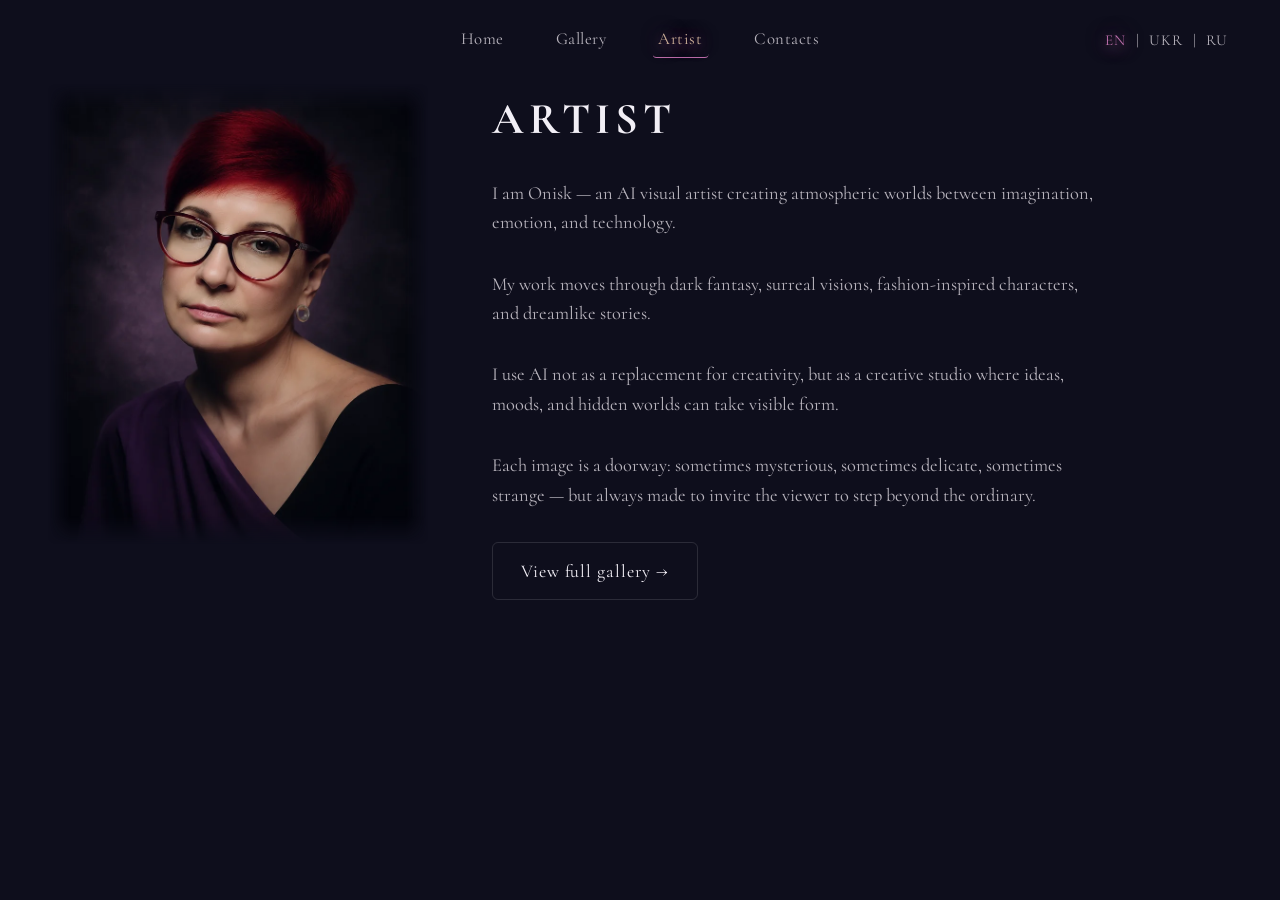
<file: artist.html>
<!DOCTYPE html>
<html lang="ru">
<head>
<meta charset="UTF-8" />
<meta name="viewport" content="width=device-width, initial-scale=1.0" />
<title>Onisk — Artist</title>
<link rel="stylesheet" href="style.css?v=53" />
</head>
<body>

<header class="site-header">
  <div class="logo"><img src="images/hero/logo-onisk.webp" alt="Onisk" class="logo-img" /></div>
  <nav class="main-nav">
    <a href="index.html" data-i18n="nav.home">Home</a>
    <a href="gallery.html" data-i18n="nav.gallery">Gallery</a>
    <a href="artist.html" class="active" data-i18n="nav.artist">Artist</a>
    <a href="index.html#contacts" data-i18n="nav.contacts">Contacts</a>
  </nav>
  <div class="lang-switch">
    <button data-lang="en" class="active">EN</button> <span>|</span>
    <button data-lang="uk">UKR</button> <span>|</span>
    <button data-lang="ru">RU</button>
  </div>
  <button class="burger" id="burger-btn" aria-label="Menu">
    <span></span><span></span><span></span>
  </button>
</header>

<nav class="mobile-menu" id="mobile-menu">
  <a href="index.html" data-i18n="nav.home">Home</a>
  <a href="gallery.html" data-i18n="nav.gallery">Gallery</a>
  <a href="artist.html" data-i18n="nav.artist">Artist</a>
  <a href="index.html#contacts" data-i18n="nav.contacts">Contacts</a>
  <div class="mobile-lang">
    <button data-lang="en" class="active">EN</button>
    <button data-lang="uk">UKR</button>
    <button data-lang="ru">RU</button>
  </div>
</nav>

<section class="artist-full">
  <div class="artist-photo">
    <img src="images/artist/oksana-portrait.webp" alt="Oksana — Onisk" />
  </div>
  <div class="artist-bio">
    <h1 data-i18n="artist.title">Artist</h1>
    <p data-i18n="artist.bioLong.p1">I am Onisk — an AI visual artist creating atmospheric worlds between imagination, emotion, and technology.</p>
    <p data-i18n="artist.bioLong.p2">My work moves through dark fantasy, surreal visions, fashion-inspired characters, and dreamlike stories.</p>
    <p data-i18n="artist.bioLong.p3">I use AI not as a replacement for creativity, but as a creative studio where ideas, moods, and hidden worlds can take visible form.</p>
    <p data-i18n="artist.bioLong.p4">Each image is a doorway: sometimes mysterious, sometimes delicate, sometimes strange — but always made to invite the viewer to step beyond the ordinary.</p>
    <a class="btn" href="gallery.html" data-i18n="gallery.viewAll">View full gallery →</a>
  </div>
</section>

<script src="i18n/i18n.js"></script>
<script>
document.addEventListener('DOMContentLoaded', () => {
  let currentLang = 'en';
  function t(key) { return (I18N[currentLang] && I18N[currentLang][key]) || key; }
  function applyLanguage(lang) {
    currentLang = lang;
    document.querySelectorAll('[data-i18n]').forEach(el => {
      const translated = t(el.getAttribute('data-i18n'));
      if (translated) el.textContent = translated;
    });
    document.querySelectorAll('.lang-switch button, .mobile-lang button').forEach(btn => {
      btn.classList.toggle('active', btn.dataset.lang === lang);
    });
  }
  document.querySelectorAll('.lang-switch button, .mobile-lang button').forEach(btn => {
    btn.addEventListener('click', () => applyLanguage(btn.dataset.lang));
  });
  // Делегирование на document — тот же надёжный способ, что и на Главной
  // странице: сработает даже если кнопка перекрывается или перерисовывается.
  document.addEventListener('click', (e) => {
    const btn = e.target.closest('#burger-btn');
    if (btn) document.body.classList.toggle('menu-open');
  });
});
</script>
<script src="sparkle-cursor.js"></script>
</body>
</html>
</file>
<file: style.css>
@import url('https://fonts.googleapis.com/css2?family=Cormorant+Garamond:ital,wght@0,300;0,400;0,500;1,400&family=Cormorant:wght@300;400&display=swap');

:root {
  --bg: #0e0e1c;
  --bg-panel: #16142a;
  --text-primary: #f2eff6;
  --text-secondary: #b8b4bd;
  --accent-pink: #bc6eaa;
  --accent-warm: #ccaf98;
  --border: rgba(255,255,255,0.12);
  --glow: 0 10px 24px -6px rgba(188,110,170,0.65), 0 4px 10px -2px rgba(188,110,170,0.4);
  --font-display: 'Cormorant Garamond', serif;
  --font-body: 'Cormorant', serif;
}

* { box-sizing: border-box; }

body {
  margin: 0;
  background: var(--bg);
  color: var(--text-primary);
  font-family: var(--font-body);
  font-size: 18px;
  line-height: 1.6;
  overflow-x: hidden;
  position: relative;
  overscroll-behavior-y: none;
}

html {
  overscroll-behavior-y: none;
}

body.body-dark-art {
  background: #0e1c2a;
}

body.body-dark-art::before {
  content: '';
  position: fixed;
  inset: 0;
  z-index: -1;
  pointer-events: none;
  background:
    radial-gradient(ellipse 55% 45% at 20% 8%, rgba(16,32,51,0.55), transparent 65%),
    radial-gradient(ellipse 65% 50% at 85% 20%, rgba(11,22,34,0.6), transparent 70%),
    radial-gradient(ellipse 70% 55% at 50% 55%, rgba(16,32,51,0.4), transparent 70%),
    radial-gradient(ellipse 80% 60% at 50% 95%, rgba(3,7,11,0.65), transparent 70%),
    #07111a;
}

body.body-dark-art .hero {
  background: transparent;
}

body.body-dark-art .hero::before {
  background:
    radial-gradient(ellipse 60% 50% at 50% 0%, rgba(16,32,51,0.15), transparent 70%);
}

body.body-fantasy {
  background: #161f1d;
}

body.body-fantasy::before {
  content: '';
  position: fixed;
  inset: 0;
  z-index: -1;
  pointer-events: none;
  background:
    radial-gradient(ellipse 55% 50% at 15% 30%, rgba(143,62,45,0.30), transparent 65%),
    radial-gradient(ellipse 60% 55% at 85% 35%, rgba(111,132,148,0.22), transparent 70%),
    radial-gradient(ellipse 70% 55% at 50% 65%, rgba(32,43,36,0.5), transparent 70%),
    radial-gradient(ellipse 80% 60% at 50% 95%, rgba(21,28,24,0.6), transparent 70%),
    #0c1110;
}

body.body-fantasy .hero {
  background: transparent;
}

body.body-fantasy .hero::before {
  background:
    radial-gradient(ellipse 55% 45% at 12% 15%, rgba(143,62,45,0.18), transparent 65%),
    radial-gradient(ellipse 60% 50% at 88% 20%, rgba(111,132,148,0.15), transparent 70%);
}

body.body-surreal {
  background: #0c1e26;
}

body.body-surreal::before {
  content: '';
  position: fixed;
  inset: 0;
  z-index: -1;
  pointer-events: none;
  background:
    radial-gradient(ellipse 55% 50% at 15% 25%, rgba(29,67,82,0.45), transparent 65%),
    radial-gradient(ellipse 60% 55% at 85% 30%, rgba(18,49,58,0.4), transparent 70%),
    radial-gradient(ellipse 70% 55% at 50% 100%, rgba(179,122,88,0.16), transparent 70%),
    radial-gradient(ellipse 80% 60% at 50% 70%, rgba(11,30,36,0.6), transparent 70%),
    #061116;
}

body.body-surreal .hero {
  background: transparent;
}

body.body-surreal .hero::before {
  background:
    radial-gradient(ellipse 55% 45% at 12% 15%, rgba(29,67,82,0.28), transparent 65%),
    radial-gradient(ellipse 60% 50% at 88% 20%, rgba(18,49,58,0.22), transparent 70%);
}

body.body-cartoon {
  background: #14192a;
}

body.body-cartoon::before {
  content: '';
  position: fixed;
  inset: 0;
  z-index: -1;
  pointer-events: none;
  background:
    radial-gradient(ellipse 55% 50% at 15% 30%, rgba(193,74,154,0.30), transparent 65%),
    radial-gradient(ellipse 60% 55% at 85% 35%, rgba(27,166,166,0.22), transparent 70%),
    radial-gradient(ellipse 70% 55% at 50% 65%, rgba(42,31,74,0.5), transparent 70%),
    radial-gradient(ellipse 80% 60% at 50% 95%, rgba(21,25,54,0.6), transparent 70%),
    #0a0d1a;
}

body.body-cartoon .hero {
  background: transparent;
}

body.body-cartoon .hero::before {
  background:
    radial-gradient(ellipse 55% 45% at 12% 15%, rgba(227,93,178,0.22), transparent 65%),
    radial-gradient(ellipse 60% 50% at 88% 20%, rgba(97,214,208,0.18), transparent 70%);
}

body.body-fashion {
  background: #14181a;
}

body.body-fashion::before {
  content: '';
  position: fixed;
  inset: 0;
  z-index: -1;
  pointer-events: none;
  background:
    radial-gradient(ellipse 55% 50% at 18% 30%, rgba(16,32,33,0.35), transparent 65%),
    radial-gradient(ellipse 55% 50% at 82% 32%, rgba(26,15,24,0.3), transparent 65%),
    radial-gradient(ellipse 70% 55% at 50% 100%, rgba(126,82,104,0.10), transparent 70%),
    #0a0d0e;
}

body.body-fashion .hero {
  background: transparent;
}

body.body-fashion .hero::before {
  background:
    radial-gradient(ellipse 55% 55% at 15% 25%, rgba(16,32,33,0.15), transparent 65%),
    radial-gradient(ellipse 55% 55% at 85% 28%, rgba(180,150,160,0.16), transparent 68%),
    linear-gradient(to bottom, transparent 0%, rgba(5,7,8,0.35) 48%, rgba(5,7,8,0.4) 52%, transparent 100%);
}

.hero-plum-tint {
  filter: saturate(0.95) hue-rotate(-5deg) brightness(1) contrast(1.05);
  opacity: 0.95;
  transform: scale(0.9) translateX(-9%);
  transform-origin: center center;
  mask-image: radial-gradient(ellipse 78% 82% at 40% 38%, black 55%, transparent 92%);
  -webkit-mask-image: radial-gradient(ellipse 78% 82% at 40% 38%, black 55%, transparent 92%);
}

.hero-top-fade-left {
  display: none;
  position: absolute;
  top: 0;
  left: 0;
  width: 46%;
  height: 320px;
  z-index: 2;
  pointer-events: none;
}

body.body-fashion .hero-top-fade-left {
  display: block;
  background: linear-gradient(to bottom, #0a0d0e 0%, rgba(10,13,14,0.92) 25%, rgba(10,13,14,0.6) 50%, rgba(10,13,14,0.25) 75%, transparent 100%);
  mask-image: linear-gradient(to right, black 0%, black 78%, transparent 100%);
  -webkit-mask-image: linear-gradient(to right, black 0%, black 78%, transparent 100%);
}

.hero-botanical-tint {
  filter: saturate(0.72) brightness(0.94) contrast(1.05);
  opacity: 0.88;
  mask-image: radial-gradient(ellipse 75% 82% at 55% 35%, black 50%, transparent 92%);
  -webkit-mask-image: radial-gradient(ellipse 75% 82% at 55% 35%, black 50%, transparent 92%);
}

.hero-bg-portrait.hero-fade-all {
  mask-image:
    linear-gradient(to right, transparent 0%, black 4%, black 15%, rgba(0,0,0,0.85) 40%, rgba(0,0,0,0.35) 70%, transparent 100%),
    linear-gradient(to bottom, transparent 0%, black 8%, black 55%, transparent 100%);
  mask-composite: intersect;
  -webkit-mask-image:
    linear-gradient(to right, transparent 0%, black 4%, black 15%, rgba(0,0,0,0.85) 40%, rgba(0,0,0,0.35) 70%, transparent 100%),
    linear-gradient(to bottom, transparent 0%, black 8%, black 55%, transparent 100%);
  -webkit-mask-composite: source-in;
}

.hero-bg-cat.hero-fade-all {
  mask-image:
    linear-gradient(to left, transparent 0%, black 4%, black 15%, rgba(0,0,0,0.85) 40%, rgba(0,0,0,0.35) 70%, transparent 100%),
    linear-gradient(to bottom, transparent 0%, black 8%, black 55%, transparent 100%);
  mask-composite: intersect;
  -webkit-mask-image:
    linear-gradient(to left, transparent 0%, black 4%, black 15%, rgba(0,0,0,0.85) 40%, rgba(0,0,0,0.35) 70%, transparent 100%),
    linear-gradient(to bottom, transparent 0%, black 8%, black 55%, transparent 100%);
  -webkit-mask-composite: source-in;
}

a { color: inherit; }

.mobile-menu {
  display: none;
}

.hero {
  position: relative;
  min-height: 100vh;
  overflow: hidden;
  background: var(--bg);
}

.hero::before {
  content: '';
  position: absolute;
  inset: 0;
  z-index: 1;
  pointer-events: none;
  background:
    radial-gradient(ellipse 60% 50% at 50% 0%, rgba(188,110,170,0.10), transparent 70%),
    radial-gradient(ellipse 80% 60% at 50% 100%, rgba(6,6,15,0.55), transparent 70%),
    linear-gradient(to bottom, rgba(6,6,15,0.35) 0%, transparent 15%, transparent 80%, rgba(6,6,15,0.5) 100%);
}

.hero-bg-portrait {
  position: absolute;
  left: 0;
  top: 0;
  height: 100vh;
  width: 40%;
  object-fit: cover;
  object-position: right center;
  mask-image:
    linear-gradient(to right, transparent 0%, black 4%, black 15%, rgba(0,0,0,0.85) 38%, rgba(0,0,0,0.3) 62%, rgba(0,0,0,0.08) 85%, transparent 100%),
    linear-gradient(to bottom, black 0%, black 55%, transparent 100%);
  mask-composite: intersect;
  -webkit-mask-image:
    linear-gradient(to right, transparent 0%, black 4%, black 15%, rgba(0,0,0,0.85) 38%, rgba(0,0,0,0.3) 62%, rgba(0,0,0,0.08) 85%, transparent 100%),
    linear-gradient(to bottom, black 0%, black 55%, transparent 100%);
  -webkit-mask-composite: source-in;
  opacity: 0.9;
}
.hero-glass-fit {
  object-position: 15% 20%;
  mask-image:
    linear-gradient(to right, transparent 0%, black 6%, black 25%, rgba(0,0,0,0.55) 55%, rgba(0,0,0,0.2) 80%, transparent 100%),
    linear-gradient(to bottom, black 0%, black 82%, transparent 100%);
  mask-composite: intersect;
  -webkit-mask-image:
    linear-gradient(to right, transparent 0%, black 6%, black 25%, rgba(0,0,0,0.55) 55%, rgba(0,0,0,0.2) 80%, transparent 100%),
    linear-gradient(to bottom, black 0%, black 82%, transparent 100%);
  -webkit-mask-composite: source-in;
}
.hero-bg-cat {
  position: absolute;
  right: 0;
  top: 0;
  height: 100%;
  width: 43%;
  object-fit: cover;
  object-position: left top;
  mask-image:
    linear-gradient(to left, transparent 0%, black 4%, black 15%, rgba(0,0,0,0.85) 38%, rgba(0,0,0,0.3) 62%, rgba(0,0,0,0.08) 85%, transparent 100%),
    linear-gradient(to bottom, black 0%, black 55%, transparent 100%);
  mask-composite: intersect;
  -webkit-mask-image:
    linear-gradient(to left, transparent 0%, black 4%, black 15%, rgba(0,0,0,0.85) 38%, rgba(0,0,0,0.3) 62%, rgba(0,0,0,0.08) 85%, transparent 100%),
    linear-gradient(to bottom, black 0%, black 55%, transparent 100%);
  -webkit-mask-composite: source-in;
  opacity: 0.9;
}

.hero-cat-tint {
  filter: saturate(0.82) brightness(0.8) hue-rotate(-6deg) contrast(1.05);
}

.hero-scale-down {
  object-fit: contain;
  object-position: center top;
  transform: scale(0.62) translateY(-8%);
  transform-origin: center top;
  mask-image:
    linear-gradient(to left, transparent 0%, black 4%, black 15%, rgba(0,0,0,0.85) 45%, rgba(0,0,0,0.55) 75%, transparent 100%),
    linear-gradient(to bottom, black 0%, black 85%, transparent 100%);
  mask-composite: intersect;
  -webkit-mask-image:
    linear-gradient(to left, transparent 0%, black 4%, black 15%, rgba(0,0,0,0.85) 45%, rgba(0,0,0,0.55) 75%, transparent 100%),
    linear-gradient(to bottom, black 0%, black 85%, transparent 100%);
  -webkit-mask-composite: source-in;
}

.hero-hare-fit {
  object-fit: cover;
  object-position: left center;
  mask-image:
    linear-gradient(to right, transparent 0%, black 6%, black 18%, rgba(0,0,0,0.65) 38%, rgba(0,0,0,0.28) 62%, rgba(0,0,0,0.08) 85%, transparent 100%),
    linear-gradient(to bottom, black 0%, black 55%, transparent 100%);
  mask-composite: intersect;
  -webkit-mask-image:
    linear-gradient(to right, transparent 0%, black 6%, black 18%, rgba(0,0,0,0.65) 38%, rgba(0,0,0,0.28) 62%, rgba(0,0,0,0.08) 85%, transparent 100%),
    linear-gradient(to bottom, black 0%, black 55%, transparent 100%);
  -webkit-mask-composite: source-in;
}

.hero-bird-woman-fit {
  mask-image:
    linear-gradient(to right, transparent 0%, black 6%, black 18%, rgba(0,0,0,0.7) 40%, rgba(0,0,0,0.25) 68%, transparent 92%),
    linear-gradient(to bottom, transparent 0%, black 14%, black 68%, transparent 94%);
  mask-composite: intersect;
  -webkit-mask-image:
    linear-gradient(to right, transparent 0%, black 6%, black 18%, rgba(0,0,0,0.7) 40%, rgba(0,0,0,0.25) 68%, transparent 92%),
    linear-gradient(to bottom, transparent 0%, black 14%, black 68%, transparent 94%);
  -webkit-mask-composite: source-in;
}


.hero-muted {
  filter: saturate(0.55) brightness(0.75) sepia(0.25) hue-rotate(300deg) contrast(1.05);
}

.hero-portraits-left-fit {
  /* aspect-ratio делает БОКС изображения точно равным видимой области фото —
     без "мёртвой" леттербокс-зоны, которая раньше давала жёсткий обрыв
     между реальным краем фотографии и началом fade-градиента. Увеличено
     покрытие (100% высоты, растяжка ближе к центру), чтобы в середине
     страницы Portraits не оставалось пустоты. */
  height: 100%;
  top: 0;
  width: auto;
  aspect-ratio: 1920 / 2400;
  object-fit: cover;
  object-position: left center;
  mask-image:
    linear-gradient(to right, black 0%, black 68%, rgba(0,0,0,0.5) 88%, transparent 100%),
    linear-gradient(to bottom, transparent 0%, black 8%, black 88%, transparent 99%);
  mask-composite: intersect;
  -webkit-mask-image:
    linear-gradient(to right, black 0%, black 68%, rgba(0,0,0,0.5) 88%, transparent 100%),
    linear-gradient(to bottom, transparent 0%, black 8%, black 88%, transparent 99%);
  -webkit-mask-composite: source-in;
}

/* Реальный DOM-оверлей для затухания правого края кота (Portraits) —
   дополнительная страховка поверх маски на самой картинке. */
.hero-right-fade-portraits {
  display: none;
  position: absolute;
  left: 0;
  top: 0;
  width: 50%;
  height: 100%;
  z-index: 2;
  pointer-events: none;
}

body.body-portraits-narrow .hero-right-fade-portraits {
  display: block;
  background: linear-gradient(to right,
    transparent 0%,
    transparent 55%,
    rgba(6,6,15,0.35) 74%,
    rgba(6,6,15,0.75) 88%,
    var(--bg) 99%
  );
}

/* Зеркальный оверлей для левого края ПРАВОЙ картинки Portraits —
   растворяет её в центр так же, как правый оверлей растворяет левую. */
.hero-left-fade-portraits {
  display: none;
  position: absolute;
  right: 0;
  top: 0;
  width: 50%;
  height: 100%;
  z-index: 2;
  pointer-events: none;
}

body.body-portraits-narrow .hero-left-fade-portraits {
  display: block;
  background: linear-gradient(to left,
    transparent 0%,
    transparent 55%,
    rgba(6,6,15,0.35) 74%,
    rgba(6,6,15,0.75) 88%,
    var(--bg) 99%
  );
}

@media (max-width: 900px) {
  .hero-left-fade-portraits { display: none !important; }
}

@media (max-width: 900px) {
  .hero-right-fade-portraits { display: none !important; }
}

.hero-portraits-right-fit {
  /* Тот же приём, что и для левой картинки (см. комментарий там):
     100% высоты и растяжка ближе к центру, чтобы не было пустоты
     посередине страницы Portraits. */
  height: 100%;
  top: 0;
  width: auto;
  aspect-ratio: 1920 / 2400;
  object-fit: cover;
  object-position: right center;
  mask-image:
    linear-gradient(to left, black 0%, black 68%, rgba(0,0,0,0.5) 88%, transparent 100%),
    linear-gradient(to bottom, transparent 0%, black 8%, black 88%, transparent 99%);
  mask-composite: intersect;
  -webkit-mask-image:
    linear-gradient(to left, black 0%, black 68%, rgba(0,0,0,0.5) 88%, transparent 100%),
    linear-gradient(to bottom, transparent 0%, black 8%, black 88%, transparent 99%);
  -webkit-mask-composite: source-in;
}

.hero-muted-strong {
  filter: saturate(0.45) brightness(0.42) sepia(0.15) hue-rotate(220deg) contrast(1.15);
}

.hero-cold-graphite-wash::before {
  background:
    radial-gradient(ellipse 85% 75% at 30% 15%, rgba(16,32,51,0.28), transparent 90%),
    radial-gradient(ellipse 90% 75% at 75% 30%, rgba(11,22,34,0.32), transparent 92%),
    radial-gradient(ellipse 95% 80% at 50% 100%, rgba(3,7,11,0.45), transparent 90%),
    linear-gradient(to bottom, rgba(7,17,26,0.3) 0%, transparent 20%, transparent 78%, rgba(3,7,11,0.42) 100%);
}

.page-wrap {
  position: relative;
}

.hero-flat-bg {
  background: var(--bg) !important;
}

.gallery-decor-fullheight {
  position: absolute;
  left: 0;
  top: 0;
  height: 100%;
  width: auto;
  max-width: 12vw;
  pointer-events: none;
  z-index: 0;
  opacity: 0.9;
}

@media (max-width: 900px) {
  .gallery-decor-fullheight { max-width: 18vw; opacity: 0.5; }
}

.hero-dense-stars .hero-stars {
  background-image:
    radial-gradient(1.5px 1.5px at 8% 5%, #fff, transparent),
    radial-gradient(1px 1px at 15% 20%, #fff, transparent),
    radial-gradient(1.5px 1.5px at 25% 8%, #fff, transparent),
    radial-gradient(1px 1px at 33% 28%, #fff, transparent),
    radial-gradient(1.5px 1.5px at 40% 12%, #fff, transparent),
    radial-gradient(1px 1px at 48% 22%, #fff, transparent),
    radial-gradient(1.5px 1.5px at 55% 6%, #fff, transparent),
    radial-gradient(1px 1px at 62% 18%, #fff, transparent),
    radial-gradient(1.5px 1.5px at 70% 25%, #fff, transparent),
    radial-gradient(1px 1px at 78% 10%, #fff, transparent),
    radial-gradient(1.5px 1.5px at 85% 20%, #fff, transparent),
    radial-gradient(1px 1px at 92% 8%, #fff, transparent),
    radial-gradient(1px 1px at 20% 32%, #fff, transparent),
    radial-gradient(1px 1px at 45% 33%, #fff, transparent),
    radial-gradient(1px 1px at 65% 30%, #fff, transparent),
    radial-gradient(1px 1px at 88% 32%, #fff, transparent),
    radial-gradient(1px 1px at 10% 12%, #fff, transparent),
    radial-gradient(1px 1px at 58% 15%, #fff, transparent);
  opacity: 0.8;
}

.hero-moon {
  position: absolute;
  top: 8%;
  right: 8%;
  width: 46px;
  height: 46px;
  border-radius: 50%;
  background: #efeae2;
  -webkit-mask-image: radial-gradient(circle 23px at calc(50% - 12.5px) 50%, transparent 99%, black 100%);
  mask-image: radial-gradient(circle 23px at calc(50% - 12.5px) 50%, transparent 99%, black 100%);
  filter: drop-shadow(0 0 12px rgba(239,234,226,0.6)) drop-shadow(0 0 26px rgba(239,234,226,0.35));
  z-index: 2;
}

@keyframes twinkle-a {
  0%, 100% { opacity: 0.6; }
  50% { opacity: 0.95; }
}

@keyframes twinkle-b {
  0%, 100% { opacity: 0.35; }
  50% { opacity: 0.8; }
}

.hero-stars {
  display: none;
}

/* Переход между фонами категорий на странице Галереи: мягкая цветная
   дымка видна, пока картинка ещё грузится; сама картинка проявляется
   плавно; при переключении вкладки фильтра (gallery.js, applyHero)
   ненадолго добавляется затемнение (hero-veil), чтобы скрыть "скачок"
   между старым и новым фоном. */
#gallery-hero .hero-blur-wash {
  position: absolute;
  inset: 0;
  z-index: 1;
  background:
    radial-gradient(circle at 50% 55%, rgba(188,110,170,0.14), transparent 45%);
  filter: blur(60px);
  pointer-events: none;
}

#gallery-hero .hero-bg-portrait,
#gallery-hero .hero-bg-cat {
  opacity: 0;
  transition: opacity 0.75s ease;
}

#gallery-hero .hero-bg-portrait.hero-img-loaded,
#gallery-hero .hero-bg-cat.hero-img-loaded {
  opacity: 1;
}

.hero-veil {
  position: absolute;
  inset: 0;
  z-index: 4;
  background: #000;
  opacity: 0;
  pointer-events: none;
  transition: opacity 0.55s ease;
  display: flex;
  align-items: center;
  justify-content: center;
}

.hero-veil-visible {
  opacity: 1;
}

.hero-veil-logo {
  font-family: var(--font-display);
  font-size: 2.2rem;
  letter-spacing: 0.35em;
  color: var(--accent-pink);
  text-transform: uppercase;
  opacity: 0;
  transition: opacity 0.4s ease 0.15s;
  padding-left: 0.35em; /* компенсация letter-spacing справа для визуального центрирования */
}

.hero-veil-visible .hero-veil-logo {
  opacity: 1;
}

@media (prefers-reduced-motion: reduce) {
  #gallery-hero .hero-bg-portrait,
  #gallery-hero .hero-bg-cat,
  .hero-veil {
    transition: none;
  }
}

.site-header {
  position: relative;
  z-index: 999;
  display: flex;
  justify-content: flex-end;
  align-items: center;
  padding: 1.75rem 3rem;
}

.main-nav {
  position: absolute;
  left: 50%;
  top: 50%;
  transform: translate(-50%, -50%);
}

.logo { display: none; }

.main-nav {
  display: flex;
  gap: 2.5rem;
}

.main-nav a {
  text-decoration: none;
  color: var(--text-secondary);
  font-family: var(--font-display);
  font-size: 1.05rem;
  letter-spacing: 0.03em;
  padding: 4px 6px 4px;
  border-bottom: 1px solid transparent;
  border-radius: 4px;
  transition: color 0.2s, border-color 0.2s, text-shadow 0.25s;
}

.main-nav a:hover,
.main-nav a.active {
  color: var(--accent-warm);
  border-bottom-color: var(--accent-pink);
  text-shadow: 0 4px 14px rgba(188,110,170,0.85), 0 0 22px rgba(188,110,170,0.5);
}

.lang-switch {
  display: flex;
  align-items: center;
  gap: 0.4rem;
  font-family: var(--font-display);
  font-size: 0.95rem;
}

.lang-switch span { color: var(--text-secondary); }

.lang-switch button {
  background: none;
  border: none;
  color: var(--text-secondary);
  cursor: pointer;
  font-family: inherit;
  font-size: inherit;
  letter-spacing: 0.05em;
  padding: 2px 4px;
  border-radius: 4px;
  transition: color 0.2s, text-shadow 0.25s;
}

.lang-switch button:hover,
.lang-switch button.active {
  color: var(--accent-pink);
  text-shadow: 0 4px 14px rgba(188,110,170,0.85), 0 0 22px rgba(188,110,170,0.5);
}

.burger {
  display: none;
  flex-direction: column;
  gap: 5px;
  background: none;
  border: none;
  cursor: pointer;
  padding: 12px;
  position: relative;
  z-index: 20;
  pointer-events: auto;
}

.burger span {
  width: 22px;
  height: 1.5px;
  background: var(--text-primary);
  display: block;
}

.hero-content {
  position: relative;
  z-index: 5;
  text-align: center;
  padding: 1.5rem 2rem 2rem;
}

.hero-title {
  margin: 1.5vh 0 0.25rem;
  position: relative;
}

.hero-title::before {
  content: '';
  position: absolute;
  left: 50%;
  top: 50%;
  width: min(480px, 60vw);
  height: 160px;
  transform: translate(-50%, -50%);
  background: radial-gradient(ellipse, rgba(188,110,170,0.35) 0%, rgba(204,175,152,0.12) 45%, transparent 75%);
  filter: blur(18px);
  z-index: -1;
  animation: glow-pulse 5s ease-in-out infinite;
}

@keyframes glow-pulse {
  0%, 100% { opacity: 0.7; transform: translate(-50%, -50%) scale(1); }
  50% { opacity: 1; transform: translate(-50%, -50%) scale(1.08); }
}

.hero-title img {
  width: min(420px, 55vw);
  height: auto;
  display: inline-block;
  filter: drop-shadow(0 0 28px rgba(188,110,170,0.35)) drop-shadow(0 0 50px rgba(188,110,170,0.15));
  position: relative;
}

.hero-subtitle {
  color: var(--accent-warm);
  letter-spacing: 0.06em;
  font-size: 1.15rem;
  margin: 0 0 1rem;
}

.section-divider {
  display: flex;
  align-items: center;
  justify-content: center;
  gap: 0.75rem;
  max-width: 340px;
  margin: 0 auto 1.25rem;
}

.section-divider span {
  flex: 1;
  height: 1px;
  background: linear-gradient(to right, transparent, var(--accent-pink), transparent);
}

.section-divider i {
  font-style: normal;
  color: var(--accent-pink);
  font-size: 0.9rem;
  animation: twinkle 2.4s ease-in-out infinite;
}

@keyframes twinkle {
  0%, 100% { opacity: 0.5; transform: scale(0.9); }
  50% { opacity: 1; transform: scale(1.15); }
}

.gallery-heading {
  font-family: var(--font-display);
  font-size: 2.25rem;
  font-weight: 400;
  letter-spacing: 0.15em;
  margin: 0 0 1rem;
  text-transform: uppercase;
}

.tag-filter-desktop {
  display: flex;
  justify-content: center;
  gap: 3rem;
  flex-wrap: wrap;
}

.tag-filter-desktop button,
.tag-filter-desktop a {
  background: none;
  border: none;
  color: var(--text-secondary);
  cursor: pointer;
  font-family: var(--font-display);
  font-size: 1.35rem;
  letter-spacing: 0.03em;
  padding-bottom: 6px;
  border-bottom: 1px solid transparent;
  text-decoration: none;
  transition: color 0.2s, border-color 0.2s, text-shadow 0.25s;
}

.tag-filter-desktop button:hover,
.tag-filter-desktop button.active,
.tag-filter-desktop a:hover,
.tag-filter-desktop a.active {
  color: var(--accent-warm);
  border-bottom-color: var(--accent-pink);
  text-shadow: 0 4px 14px rgba(188,110,170,0.85), 0 0 22px rgba(188,110,170,0.5);
}

.tag-filter-mobile {
  display: none;
}

.gallery-preview {
  padding: 0 3rem 3rem;
  text-align: center;
}

.work-grid {
  display: grid;
  grid-template-columns: repeat(4, 1fr);
  gap: 1.5rem;
  margin: 0 auto 2.5rem;
  max-width: 1400px;
}

.work-card {
  position: relative;
  border: 1px solid var(--border);
  border-radius: 10px;
  overflow: hidden;
  cursor: pointer;
  aspect-ratio: 3 / 4;
  background: var(--bg-panel);
}

.work-card img {
  width: 100%;
  height: 100%;
  object-fit: cover;
  display: block;
  transition: transform 0.4s ease;
}

.work-card {
  transition: none;
}

.work-card:hover img {
  transform: scale(1.05);
}

.work-card:hover {
  border-color: var(--accent-pink);
  box-shadow: 0 0 22px rgba(188,110,170,0.55), 0 0 8px rgba(188,110,170,0.35);
}

/* Мобильная версия / сенсорные экраны: нет курсора мыши, поэтому :hover
   не работает как на компьютере — используем :active (срабатывает по тапу)
   с тем же эффектом подсветки и увеличения. */
@media (hover: none) {
  .work-card:active img {
    transform: scale(1.05);
  }

  .work-card:active {
    border-color: var(--accent-pink);
    box-shadow: 0 0 22px rgba(188,110,170,0.55), 0 0 8px rgba(188,110,170,0.35);
    transition: none;
  }
}

/* Тот же эффект, но включается через JS по touch-событиям — надёжнее,
   чем @media(hover:none), которое не всегда срабатывает в эмуляторах. */
.work-card.touch-active img {
  transform: scale(1.05);
}

.work-card.touch-active {
  border-color: var(--accent-pink);
  box-shadow: 0 0 22px rgba(188,110,170,0.55), 0 0 8px rgba(188,110,170,0.35);
  transition: none;
}

/* Мерцающие звёздочки за курсором — см. sparkle-cursor.js */
.cursor-sparkle {
  position: fixed;
  pointer-events: none;
  z-index: 9999;
  line-height: 1;
  transform: translate(-50%, -50%) scale(1) rotate(0deg);
  text-shadow: 0 0 6px currentColor;
  animation: sparkle-twinkle 1100ms ease-out forwards;
}

@keyframes sparkle-twinkle {
  0% {
    opacity: 0.9;
    transform: translate(-50%, -50%) scale(0.4) rotate(0deg);
  }
  35% {
    opacity: 1;
    transform: translate(-50%, -50%) scale(1) rotate(60deg);
  }
  100% {
    opacity: 0;
    transform: translate(-50%, -50%) scale(0.5) rotate(140deg) translateY(-10px);
  }
}

@media (prefers-reduced-motion: reduce) {
  .cursor-sparkle {
    display: none;
  }
}

/* Сердечко "лайк" на карточке работы — состояние хранится локально в
   браузере посетителя (см. likes.js), общего счётчика по всем посетителям
   нет. */
.like-btn {
  position: absolute;
  top: 0.6rem;
  right: 0.6rem;
  width: 2.1rem;
  height: 2.1rem;
  border: none;
  border-radius: 50%;
  background: rgba(6,6,15,0.45);
  color: rgba(255,255,255,0.65);
  font-size: 1.05rem;
  line-height: 1;
  display: flex;
  align-items: center;
  justify-content: center;
  cursor: pointer;
  z-index: 2;
  transition: transform 0.15s ease, color 0.15s ease, background 0.15s ease;
}

.like-btn:hover {
  color: rgba(255,255,255,0.9);
  background: rgba(6,6,15,0.6);
}

.like-btn.liked {
  color: var(--accent-pink);
  background: rgba(6,6,15,0.45);
}

.like-btn.liked:hover {
  color: var(--accent-pink);
}

.like-btn:active {
  transform: scale(1.15);
}

.like-btn-lightbox {
  position: absolute;
  top: 2rem;
  left: 2rem;
  width: 3rem;
  height: 3rem;
  font-size: 1.4rem;
}

@media (max-width: 900px) {
  .like-btn-lightbox {
    top: 0.5rem;
    left: 0.5rem;
    width: 2.4rem;
    height: 2.4rem;
    font-size: 1.15rem;
  }
}

@media (prefers-reduced-motion: reduce) {
  .like-btn {
    transition: none;
  }
  .like-btn:active {
    transform: none;
  }
}

.btn {
  display: inline-block;
  padding: 0.85rem 1.75rem;
  border: 1px solid var(--border);
  border-radius: 6px;
  color: var(--text-primary);
  text-decoration: none;
  font-family: var(--font-display);
  letter-spacing: 0.05em;
  transition: border-color 0.2s, color 0.2s, box-shadow 0.25s;
}

.btn:hover {
  border-color: var(--accent-pink);
  color: var(--accent-pink);
  box-shadow: 0 0 22px rgba(188,110,170,0.55), 0 0 8px rgba(188,110,170,0.35);
}

.artist-section {
  position: relative;
  display: flex;
  justify-content: center;
  gap: 3.5rem;
  align-items: center;
  padding: 4rem 3rem;
  max-width: 1300px;
  margin: 0 auto;
}

.artist-full {
  display: flex;
  gap: 4rem;
  align-items: flex-start;
  padding: 0.25rem 3rem 3rem;
  max-width: 1300px;
  margin: 0 auto;
  min-height: auto;
}

.artist-full .artist-photo img {
  width: 380px;
  height: 460px;
  object-fit: cover;
  border-radius: 8px;
  box-shadow: 0 30px 60px -20px rgba(0,0,0,0.6);
  mask-image:
    linear-gradient(to right, transparent 0%, black 6%, black 94%, transparent 100%),
    linear-gradient(to bottom, transparent 0%, black 6%, black 94%, transparent 100%);
  mask-composite: intersect;
  -webkit-mask-image:
    linear-gradient(to right, transparent 0%, black 6%, black 94%, transparent 100%),
    linear-gradient(to bottom, transparent 0%, black 6%, black 94%, transparent 100%);
  -webkit-mask-composite: source-in;
}

.artist-full .artist-bio h1 {
  font-family: var(--font-display);
  font-size: 2.75rem;
  letter-spacing: 0.12em;
  text-transform: uppercase;
  margin: 0 0 1.5rem;
}

.artist-full .artist-bio p {
  color: var(--text-secondary);
  font-size: 1.15rem;
  max-width: 68ch;
  margin: 0 0 2rem;
}

.artist-photo img {
  width: 280px;
  height: 340px;
  object-fit: cover;
  border-radius: 8px;
  display: block;
  mask-image:
    linear-gradient(to right, transparent 0%, black 6%, black 94%, transparent 100%),
    linear-gradient(to bottom, transparent 0%, black 6%, black 94%, transparent 100%);
  mask-composite: intersect;
  -webkit-mask-image:
    linear-gradient(to right, transparent 0%, black 6%, black 94%, transparent 100%),
    linear-gradient(to bottom, transparent 0%, black 6%, black 94%, transparent 100%);
  -webkit-mask-composite: source-in;
}

.artist-bio h2 {
  font-family: var(--font-display);
  font-size: 2rem;
  letter-spacing: 0.1em;
  text-transform: uppercase;
  margin: 0 0 1.25rem;
}

.artist-bio p {
  color: var(--text-secondary);
  max-width: 60ch;
  margin: 0 0 1.5rem;
}

.contacts-section {
  position: relative;
  text-align: center;
  padding: 3rem 3rem 5rem;
  max-width: 900px;
  margin: 0 auto;
  scroll-margin-top: 100px;
}

.contacts-section h2 {
  font-family: var(--font-display);
  font-size: 2rem;
  letter-spacing: 0.1em;
  text-transform: uppercase;
  margin: 0 0 2rem;
}

.contacts-list {
  list-style: none;
  padding: 0;
  margin: 0 0 2rem;
  display: flex;
  flex-direction: column;
  gap: 1.25rem;
  align-items: center;
}

.contacts-list li {
  display: flex;
  align-items: center;
  gap: 0.9rem;
}

.contacts-list span {
  color: var(--text-secondary);
  font-size: 0.95rem;
}

.contacts-list a {
  color: var(--accent-pink);
  text-decoration: none;
}

.icon {
  width: 34px;
  height: 34px;
  border-radius: 50%;
  border: 1px solid var(--accent-pink);
  display: flex;
  align-items: center;
  justify-content: center;
  flex-shrink: 0;
  position: relative;
  transition: box-shadow 0.25s;
}

.contacts-list li:hover .icon {
  box-shadow: 0 0 22px rgba(188,110,170,0.55), 0 0 8px rgba(188,110,170,0.35);
}

.icon::before {
  content: '';
  width: 16px;
  height: 16px;
  background: var(--accent-pink);
  -webkit-mask-size: contain;
  mask-size: contain;
  -webkit-mask-repeat: no-repeat;
  mask-repeat: no-repeat;
  -webkit-mask-position: center;
  mask-position: center;
}

.icon-instagram::before {
  -webkit-mask-image: url("data:image/svg+xml,%3Csvg xmlns='http://www.w3.org/2000/svg' viewBox='0 0 24 24' fill='none' stroke='black' stroke-width='2'%3E%3Crect x='2' y='2' width='20' height='20' rx='5'/%3E%3Ccircle cx='12' cy='12' r='4'/%3E%3Ccircle cx='17.5' cy='6.5' r='1'/%3E%3C/svg%3E");
  mask-image: url("data:image/svg+xml,%3Csvg xmlns='http://www.w3.org/2000/svg' viewBox='0 0 24 24' fill='none' stroke='black' stroke-width='2'%3E%3Crect x='2' y='2' width='20' height='20' rx='5'/%3E%3Ccircle cx='12' cy='12' r='4'/%3E%3Ccircle cx='17.5' cy='6.5' r='1'/%3E%3C/svg%3E");
}

.icon-mail::before {
  -webkit-mask-image: url("data:image/svg+xml,%3Csvg xmlns='http://www.w3.org/2000/svg' viewBox='0 0 24 24' fill='none' stroke='black' stroke-width='2'%3E%3Crect x='2' y='4' width='20' height='16' rx='2'/%3E%3Cpath d='M2 7l10 6 10-6'/%3E%3C/svg%3E");
  mask-image: url("data:image/svg+xml,%3Csvg xmlns='http://www.w3.org/2000/svg' viewBox='0 0 24 24' fill='none' stroke='black' stroke-width='2'%3E%3Crect x='2' y='4' width='20' height='16' rx='2'/%3E%3Cpath d='M2 7l10 6 10-6'/%3E%3C/svg%3E");
}

.icon-telegram::before {
  -webkit-mask-image: url("data:image/svg+xml,%3Csvg xmlns='http://www.w3.org/2000/svg' viewBox='0 0 24 24' fill='black'%3E%3Cpath d='M21.5 3.5L2.5 11l6 2 2 6.5 3-4 4.5 3.5z'/%3E%3C/svg%3E");
  mask-image: url("data:image/svg+xml,%3Csvg xmlns='http://www.w3.org/2000/svg' viewBox='0 0 24 24' fill='black'%3E%3Cpath d='M21.5 3.5L2.5 11l6 2 2 6.5 3-4 4.5 3.5z'/%3E%3C/svg%3E");
}

.quote {
  font-style: italic;
  color: var(--text-secondary);
  margin: 0;
}

.lower-content {
  position: relative;
}

.vine-side {
  position: absolute;
  top: 0;
  height: 100%;
  width: 260px;
  max-width: 20vw;
  background-repeat: repeat-y;
  background-size: 100% auto;
  pointer-events: none;
  z-index: -1;
  opacity: 0.85;
}

.vine-side-left {
  left: 0;
  background-image: url("images/decor/vine-tall-left.webp");
  background-position: top left;
}

.vine-side-right {
  right: 0;
  background-image: url("images/decor/vine-tall-right.webp");
  background-position: top right;
}

.lightbox {
  position: fixed;
  inset: 0;
  background: rgba(6,6,15,0.92);
  display: flex;
  flex-direction: column;
  align-items: center;
  justify-content: center;
  z-index: 100;
  padding: 2rem;
}

.lightbox[hidden] { display: none; }

.lightbox img {
  max-width: 85vw;
  max-height: 75vh;
  border-radius: 6px;
}

.lightbox #lightbox-tags {
  color: var(--accent-warm);
  margin-top: 1rem;
  font-family: var(--font-display);
  letter-spacing: 0.05em;
}

.lightbox-close {
  position: absolute;
  top: 2rem;
  right: 2rem;
  background: none;
  border: none;
  color: var(--text-primary);
  font-size: 2.5rem;
  line-height: 1;
  cursor: pointer;
  transition: text-shadow 0.25s;
}

.lightbox-nav {
  position: absolute;
  top: 50%;
  transform: translateY(-50%);
  background: rgba(255,255,255,0.05);
  border: 1px solid var(--border);
  color: var(--text-primary);
  font-size: 2.5rem;
  line-height: 1;
  width: 54px;
  height: 54px;
  border-radius: 50%;
  cursor: pointer;
  display: flex;
  align-items: center;
  justify-content: center;
  transition: box-shadow 0.25s, border-color 0.25s, color 0.25s;
}

.lightbox-nav:hover {
  color: var(--accent-warm);
  border-color: var(--accent-pink);
  box-shadow: 0 0 22px rgba(188,110,170,0.55), 0 0 8px rgba(188,110,170,0.35);
}

.lightbox-prev { left: 2rem; }
.lightbox-next { right: 2rem; }

@media (max-width: 900px) {
  .lightbox-nav {
    width: 42px;
    height: 42px;
    font-size: 2rem;
  }
  .lightbox-prev { left: 0.5rem; }
  .lightbox-next { right: 0.5rem; }
}

.lightbox-close:hover {
  text-shadow: 0 4px 16px rgba(188,110,170,0.9), 0 0 26px rgba(188,110,170,0.6);
}

.hero-content-gallery {
  padding-top: 4rem;
}

.gallery-page-title {
  font-family: var(--font-display);
  font-size: 4.5rem;
  font-weight: 400;
  letter-spacing: 0.12em;
  margin: 0 0 0.5rem;
  text-transform: uppercase;
}

.gallery-page-subtitle {
  color: var(--accent-pink);
  font-family: var(--font-display);
  font-size: 1.6rem;
  letter-spacing: 0.05em;
  margin: 0 0 1.5rem;
  min-height: 1.6em;
}

.full-gallery-section {
  padding: 3rem 3rem 2rem;
  max-width: 1400px;
  margin: 0 auto;
  position: relative;
}

.gallery-decor {
  position: absolute;
  bottom: -1rem;
  pointer-events: none;
  z-index: 0;
  height: auto;
  opacity: 0.9;
}

.gallery-decor-left {
  left: -1.5rem;
  width: 180px;
  filter: saturate(0.55) brightness(0.6) hue-rotate(-15deg) contrast(1.05);
}

.gallery-decor-right {
  right: -1.5rem;
  width: 420px;
  filter: saturate(0.55) brightness(0.6) hue-rotate(-15deg) contrast(1.05);
}

.work-grid.masonry {
  display: grid;
  grid-template-columns: repeat(4, 1fr);
  gap: 1.5rem;
  margin-bottom: 2.5rem;
  position: relative;
  z-index: 1;
}

.empty-state {
  grid-column: 1 / -1;
  text-align: center;
  color: var(--text-secondary);
  font-family: var(--font-display);
  font-size: 1.2rem;
  padding: 3rem 0;
}

.gallery-controls {
  display: flex;
  align-items: center;
  justify-content: space-between;
  gap: 1.5rem;
  flex-wrap: wrap;
  position: relative;
  z-index: 1;
}

.btn-back {
  white-space: nowrap;
}

.pagination {
  display: flex;
  align-items: center;
  gap: 0.5rem;
  flex-wrap: wrap;
}

.pagination button {
  min-width: 36px;
  height: 36px;
  border: 1px solid var(--border);
  background: none;
  color: var(--text-secondary);
  border-radius: 6px;
  cursor: pointer;
  font-family: var(--font-display);
  transition: border-color 0.2s, color 0.2s, box-shadow 0.25s;
}

.pagination button:hover:not(:disabled),
.pagination button.active {
  color: var(--text-primary);
  border-color: var(--accent-pink);
  box-shadow: 0 0 22px rgba(188,110,170,0.55), 0 0 8px rgba(188,110,170,0.35);
}

.pagination button:disabled {
  opacity: 0.35;
  cursor: not-allowed;
}

.pagination-dots {
  color: var(--text-secondary);
  padding: 0 0.25rem;
}

@media (max-width: 900px) {
  .gallery-page-title { font-size: 2.75rem; }
  .full-gallery-section { padding: 2rem 1.25rem 1.5rem; }
  .work-grid.masonry { grid-template-columns: repeat(2, 1fr); gap: 0.9rem; }
  .gallery-controls { flex-direction: column; align-items: stretch; }
  .gallery-decor { opacity: 0.5; }
  .gallery-decor-left { width: 110px; }
  .gallery-decor-right { width: 220px; }
}



@media (max-width: 900px) {
  .main-nav,
  .lang-switch { display: none; }

  .burger {
    display: flex;
    position: fixed !important;
    top: 1.25rem;
    right: 1.5rem;
    z-index: 99999 !important;
  }

  .mobile-menu {
    position: relative;
    z-index: 10;
    flex-direction: column;
    align-items: center;
    gap: 1.25rem;
    padding: 0 1.5rem 1.5rem;
  }

  body.menu-open .mobile-menu { display: flex; }

  .mobile-menu a {
    text-decoration: none;
    color: var(--text-secondary);
    font-family: var(--font-display);
    font-size: 1.1rem;
    transition: color 0.2s, text-shadow 0.25s;
  }

  .mobile-menu a:hover,
  .mobile-menu a:active {
    color: var(--text-primary);
    text-shadow: 0 4px 14px rgba(188,110,170,0.85), 0 0 22px rgba(188,110,170,0.5);
  }

  .mobile-lang {
    display: flex;
    gap: 1rem;
    margin-top: 0.5rem;
  }

  .mobile-lang button {
    background: none;
    border: none;
    color: var(--text-secondary);
    font-family: var(--font-display);
    font-size: 0.95rem;
    cursor: pointer;
    transition: color 0.2s, text-shadow 0.25s;
  }

  .mobile-lang button:hover,
  .mobile-lang button:active {
    text-shadow: 0 4px 14px rgba(188,110,170,0.85), 0 0 22px rgba(188,110,170,0.5);
  }

  .mobile-lang button.active { color: var(--accent-pink); }

  .site-header { padding: 1.25rem 1.5rem; }

  .hero-bg-portrait {
    width: 100%;
    height: 60%;
    top: 0;
    object-position: 65% top;
    mask-image: linear-gradient(to bottom, black 45%, transparent 100%);
    -webkit-mask-image: linear-gradient(to bottom, black 45%, transparent 100%);
  }

  .hero-bg-portrait.hero-portraits-left-fit {
    object-fit: cover;
    object-position: 65% top;
    transform: none;
    width: 100%;
    height: 60%;
    aspect-ratio: auto;
    mask-image: linear-gradient(to bottom, black 40%, rgba(0,0,0,0.5) 70%, transparent 100%);
    -webkit-mask-image: linear-gradient(to bottom, black 40%, rgba(0,0,0,0.5) 70%, transparent 100%);
  }

  .hero-bg-cat { display: none; }

  .hero-moon {
    top: 5%;
    right: 6%;
    width: 28px;
    height: 28px;
    -webkit-mask-image: radial-gradient(circle 14px at calc(50% - 7.5px) 50%, transparent 99%, black 100%);
    mask-image: radial-gradient(circle 14px at calc(50% - 7.5px) 50%, transparent 99%, black 100%);
  }

  .hero-content { padding: 1rem 1.25rem 3rem; }

  .hero-title img { width: min(320px, 80vw); }

  .gallery-heading { font-size: 2rem; }

  .tag-filter-desktop {
    display: flex;
    flex-wrap: wrap;
    justify-content: center;
    gap: 0.6rem;
    max-width: 100%;
    padding: 0 0.5rem;
  }

  .tag-filter-desktop button,
  .tag-filter-desktop a {
    border: 1px solid var(--border);
    border-radius: 999px;
    padding: 0.55rem 1.1rem;
    font-size: 0.92rem;
    background: var(--bg-panel);
  }

  .tag-filter-desktop button:hover,
  .tag-filter-desktop button.active,
  .tag-filter-desktop a:hover,
  .tag-filter-desktop a.active {
    border-color: var(--accent-pink);
    box-shadow: 0 0 14px rgba(188,110,170,0.4);
  }

  .tag-filter-mobile { display: none !important; }

  .gallery-preview { padding: 0 1.25rem 2rem; }

  .work-grid {
    grid-template-columns: repeat(2, 1fr);
    gap: 0.9rem;
  }

  .artist-section,
  .artist-full {
    flex-direction: column;
    text-align: center;
    padding: 3rem 1.5rem;
    gap: 1.75rem;
  }

  .artist-photo img { width: 220px; height: 260px; }

  .contacts-section { padding: 2rem 1.5rem 3rem; }

  .vine-side { max-width: 16vw; opacity: 0.5; }
}

/* ==========================================================================
   Мобильные фоны для страниц галереи: картинка на весь экран под каждую
   категорию. Пока — простой background-image на .hero (без position:fixed
   и без background-attachment:fixed), максимально надёжный вариант,
   работающий одинаково во всех браузерах. Эффект "картинка остаётся на
   месте при скролле" добавим отдельным шагом после того, как убедимся,
   что сама картинка стабильно показывается.
   ========================================================================== */
.hero-mobile-fixed-bg {
  display: none !important;
}

@media (max-width: 900px) {
  /* Десктопные картинки (левая/правая) скрываются сразу, без ожидания
     JS-класса на body — это устраняет мерцание "не той" картинки при
     обычной (не быстрой SPA-style) загрузке страницы, например при
     переходе по ссылке "Back to Gallery". */
  .hero-bg-portrait,
  .hero-bg-cat {
    display: none !important;
  }

  body.body-fantasy .hero-bg-portrait,
  body.body-fantasy .hero-bg-cat,
  body.page-home .hero-bg-portrait,
  body.page-home .hero-bg-cat,
  body.body-dark-art .hero-bg-portrait,
  body.body-dark-art .hero-bg-cat,
  body.body-portraits .hero-bg-portrait,
  body.body-portraits .hero-bg-cat,
  body.body-surreal .hero-bg-portrait,
  body.body-surreal .hero-bg-cat,
  body.body-fashion .hero-bg-portrait,
  body.body-fashion .hero-bg-cat,
  body.body-cartoon .hero-bg-portrait,
  body.body-cartoon .hero-bg-cat,
  body.body-gallery-all .hero-bg-portrait,
  body.body-gallery-all .hero-bg-cat {
    display: none !important;
  }

  body.body-fantasy .hero-top-fade-left,
  body.page-home .hero-top-fade-left,
  body.body-dark-art .hero-top-fade-left,
  body.body-portraits .hero-top-fade-left,
  body.body-surreal .hero-top-fade-left,
  body.body-fashion .hero-top-fade-left,
  body.body-cartoon .hero-top-fade-left,
  body.body-fantasy .hero-right-fade-portraits,
  body.page-home .hero-right-fade-portraits,
  body.body-dark-art .hero-right-fade-portraits,
  body.body-portraits .hero-right-fade-portraits,
  body.body-surreal .hero-right-fade-portraits,
  body.body-fashion .hero-right-fade-portraits,
  body.body-cartoon .hero-right-fade-portraits,
  body.body-gallery-all .hero-top-fade-left,
  body.body-gallery-all .hero-right-fade-portraits {
    display: none !important;
  }

  body.body-fantasy .hero-moon,
  body.page-home .hero-moon,
  body.body-dark-art .hero-moon,
  body.body-portraits .hero-moon,
  body.body-surreal .hero-moon,
  body.body-fashion .hero-moon,
  body.body-cartoon .hero-moon,
  body.body-gallery-all .hero-moon {
    display: none !important;
  }
#gallery-hero .hero-veil,
  #gallery-hero .hero-blur-wash {
    display: none !important;
  }
  body.body-fantasy .hero::before,
  body.page-home .hero::before,
  body.body-dark-art .hero::before,
  body.body-portraits .hero::before,
  body.body-surreal .hero::before,
  body.body-fashion .hero::before,
  body.body-cartoon .hero::before,
  body.body-gallery-all .hero::before {
    background:
      linear-gradient(to bottom, rgba(0,0,0,0.35) 0%, transparent 18%, transparent 78%, rgba(0,0,0,0.45) 100%) !important;
  }

  body.body-fantasy .hero,
  body.page-home .hero,
  body.body-dark-art .hero,
  body.body-portraits .hero,
  body.body-surreal .hero,
  body.body-fashion .hero,
  body.body-cartoon .hero,
  body.body-gallery-all .hero {
    background-size: cover !important;
    background-repeat: no-repeat !important;
    background-attachment: fixed !important;
    min-height: 100vh;
    min-height: 100svh;
  }

  body.body-gallery-all .hero {
    background-image: url('images/hero/mobile/home-mobile-bg.webp?v=6') !important;
    background-position: center !important;
  }

  body.body-fantasy .hero {
    background-image: url('images/hero/mobile/fantasy-mobile-bg.webp') !important;
    background-position: center !important;
  }

  body.page-home .hero {
    background-image: url('images/hero/mobile/home-mobile-bg.webp?v=6') !important;
    background-position: center !important;
  }

  body.body-dark-art .hero {
    background-image: url('images/hero/mobile/dark-art-mobile-bg.webp') !important;
    background-position: center !important;
  }

  body.body-portraits .hero {
    background-image: url('images/hero/mobile/portraits-mobile-bg.webp') !important;
    background-position: center !important;
  }

  body.body-surreal .hero {
    background-image: url('images/hero/mobile/surreal-mobile-bg.webp') !important;
    background-position: 35% 15% !important;
  }

  body.body-fashion .hero {
    background-image: url('images/hero/mobile/fashion-mobile-bg.webp?v=4') !important;
    background-position: center top !important;
  }

  body.body-cartoon .hero {
    background-image: url('images/hero/mobile/cartoon-mobile-bg.webp?v=2') !important;
    background-position: center 30% !important;
  }
}

@media (prefers-reduced-motion: reduce) {
  * {
    animation-duration: 0.001ms !important;
    animation-iteration-count: 1 !important;
    transition-duration: 0.001ms !important;
  }
}
</file>
